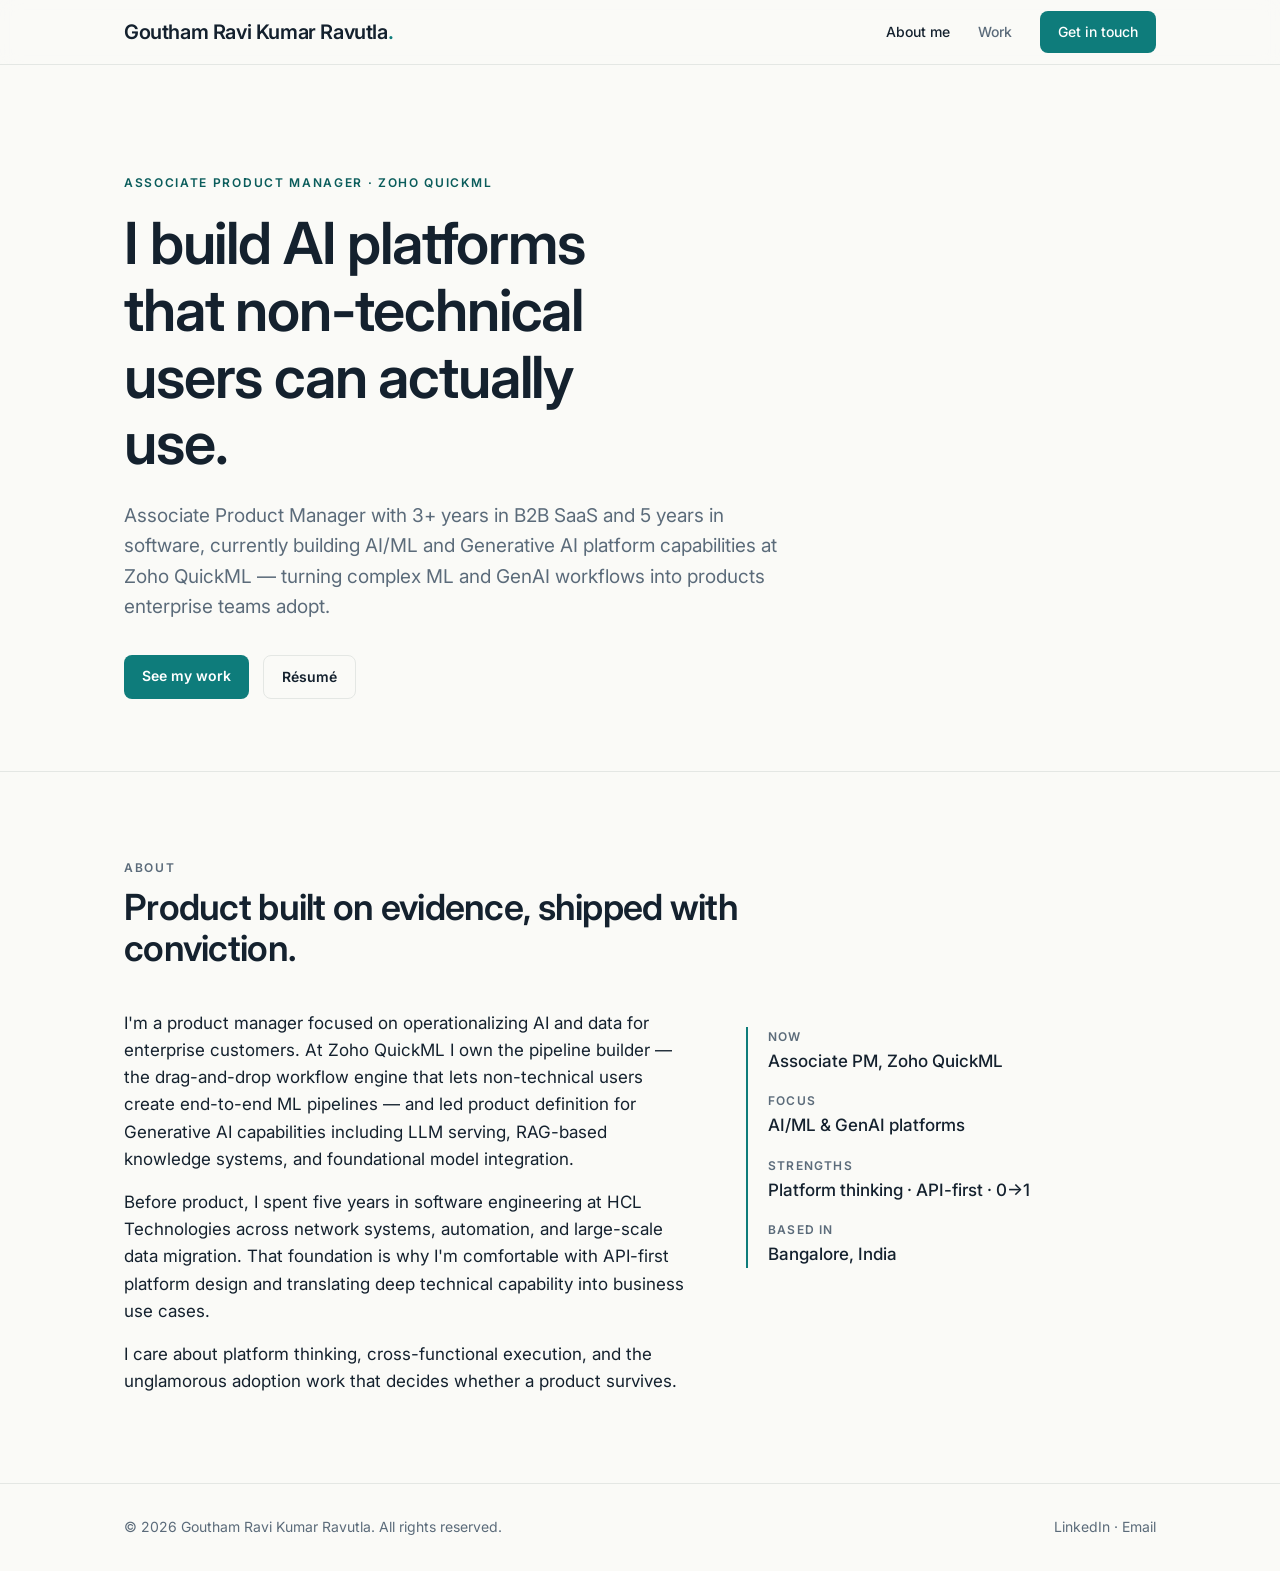
<file: index.html>
<!DOCTYPE html>
<html lang="en">
<head>
<meta charset="UTF-8">
<meta name="viewport" content="width=device-width,initial-scale=1">
<title>Goutham Ravi Kumar Ravutla · Product Manager</title>
<meta name="description" content="Associate Product Manager at Zoho QuickML building AI/ML and GenAI platform capabilities for enterprise users. Portfolio, projects, and writing.">
<link rel="canonical" href="https://rgrk-ctrl.github.io/gouthamravikumarravutla/">
<link rel="icon" type="image/png" href="favicon.png">
<link rel="apple-touch-icon" href="apple-touch-icon.png">
<meta property="og:type" content="website">
<meta property="og:site_name" content="Goutham Ravi Kumar Ravutla">
<meta property="og:title" content="Goutham Ravi Kumar Ravutla — Product Manager">
<meta property="og:description" content="Associate Product Manager at Zoho QuickML building AI/ML and GenAI platform capabilities for enterprise users. Portfolio, projects, and writing.">
<meta property="og:url" content="https://rgrk-ctrl.github.io/gouthamravikumarravutla/">
<meta property="og:image" content="https://rgrk-ctrl.github.io/gouthamravikumarravutla/og-image.png">
<meta property="og:image:width" content="1200">
<meta property="og:image:height" content="630">
<meta name="twitter:card" content="summary_large_image">
<meta name="twitter:title" content="Goutham Ravi Kumar Ravutla — Product Manager">
<meta name="twitter:description" content="Associate Product Manager at Zoho QuickML building AI/ML and GenAI platform capabilities for enterprise users. Portfolio, projects, and writing.">
<meta name="twitter:image" content="https://rgrk-ctrl.github.io/gouthamravikumarravutla/og-image.png">
<link rel="preconnect" href="https://fonts.googleapis.com">
<link rel="preconnect" href="https://fonts.gstatic.com" crossorigin>
<link href="https://fonts.googleapis.com/css2?family=Inter:wght@400;500;600;700&display=swap" rel="stylesheet">
<link rel="stylesheet" href="styles.css">
</head>
<body>

<nav class="nav">
  <div class="wrap">
    <a href="index.html" class="brand">Goutham Ravi Kumar Ravutla<span>.</span></a>
    <button class="menu-toggle" aria-label="Menu" aria-expanded="false">&#9776;</button>
    <div class="navlinks" id="nav">
      <a href="index.html" class="subnav-active">About me</a>
      <a href="work.html">Work</a>
      <a href="contact.html" class="btn">Get in touch</a>
    </div>
  </div>
</nav>

<header class="hero" id="top">
  <div class="wrap">
    <p class="eyebrow" id="h-role">&nbsp;</p>
    <h1 id="h-headline">&nbsp;</h1>
    <p class="lede" id="h-lede"></p>
    <div class="cta-row">
      <a href="work.html" class="btn">See my work</a>
      <a id="h-resume" class="btn ghost" target="_blank" rel="noopener">Résumé</a>
    </div>
  </div>
</header>

<section id="about">
  <div class="wrap">
    <div class="section-head">
      <p class="eyebrow">About</p>
      <h2 id="a-heading">&nbsp;</h2>
    </div>
    <div class="about-grid">
      <div id="a-paras"></div>
      <dl class="facts" id="a-facts"></dl>
    </div>
  </div>
</section>

<footer>
  <div class="wrap">
    <span>&copy; <span id="year"></span> Goutham Ravi Kumar Ravutla. All rights reserved.</span>
    <span><a id="f-linkedin" target="_blank" rel="noopener">LinkedIn</a> &middot; <a id="f-email">Email</a></span>
  </div>
</footer>

<script src="script.js"></script>
<script>
fetch('data.json?' + Date.now()).then(r => r.json()).then(d => {
  const p = d.profile || {}, a = d.about || {};
  document.getElementById('h-role').textContent = p.role || '';
  document.getElementById('h-headline').textContent = p.headline || '';
  document.getElementById('h-lede').textContent = p.lede || '';
  const rz = document.getElementById('h-resume'); rz.href = p.resumeUrl || '#';
  document.getElementById('a-heading').textContent = a.heading || '';
  document.getElementById('a-paras').innerHTML = (a.paragraphs || []).map(t => `<p>${t}</p>`).join('');
  document.getElementById('a-facts').innerHTML = (a.facts || []).map(f => `<dt>${f.label}</dt><dd>${f.value}</dd>`).join('');
  const li = document.getElementById('f-linkedin'); li.href = p.linkedin || '#';
  const em = document.getElementById('f-email'); em.href = 'mailto:' + (p.email || '');
}).catch(()=>{});
</script>
</body>
</html>
</file>
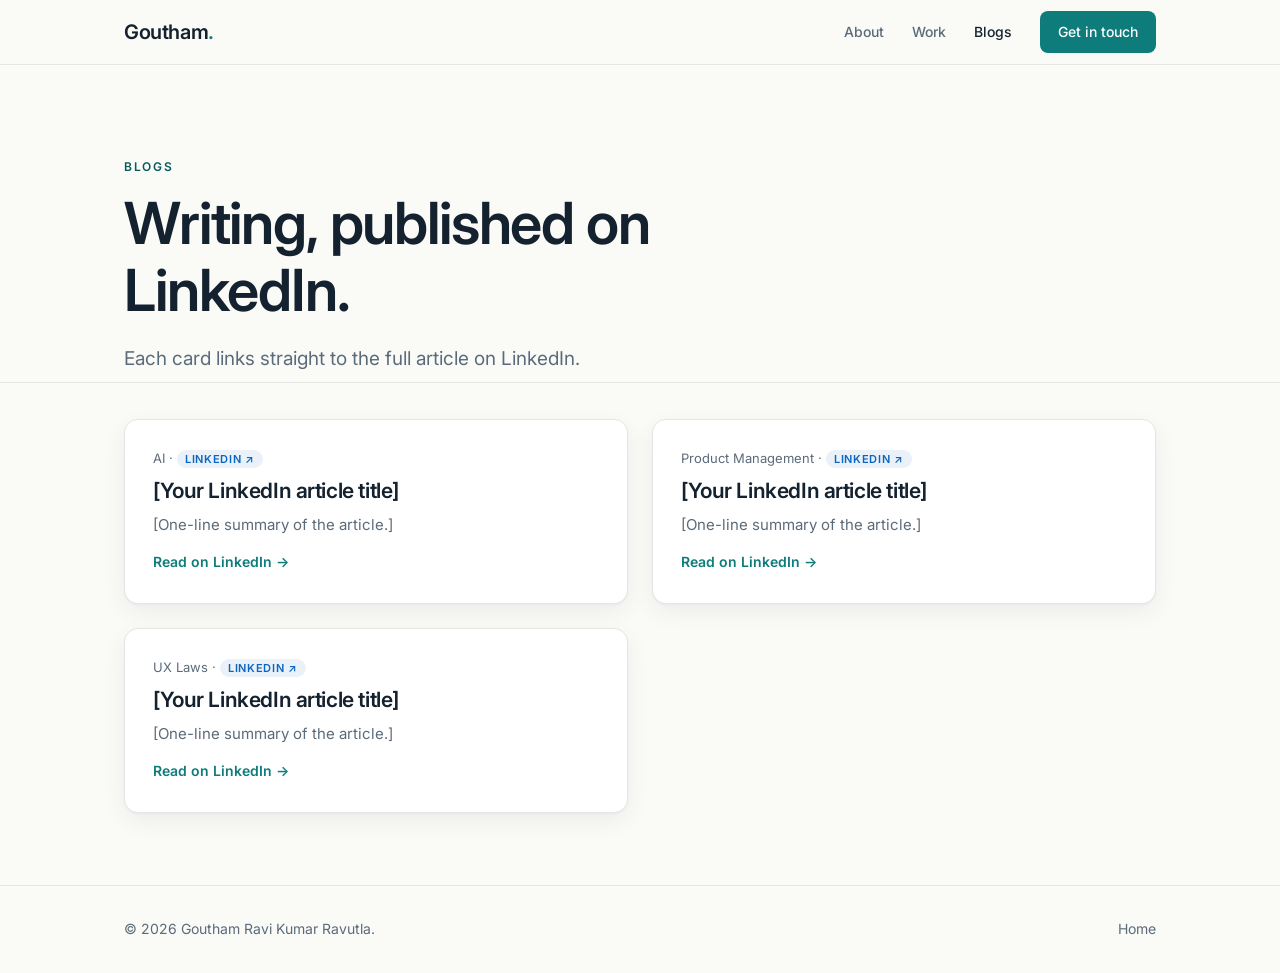
<file: blogs.html>
<!DOCTYPE html>
<html lang="en">
<head>
<meta charset="UTF-8">
<meta name="viewport" content="width=device-width,initial-scale=1">
<title>Blogs · Goutham Ravi Kumar Ravutla</title>
<meta name="description" content="Product writing — articles published on LinkedIn.">
<link rel="preconnect" href="https://fonts.googleapis.com">
<link rel="preconnect" href="https://fonts.gstatic.com" crossorigin>
<link href="https://fonts.googleapis.com/css2?family=Fraunces:opsz,wght@9..144,400;9..144,500;9..144,600&family=Inter:wght@400;500;600&display=swap" rel="stylesheet">
<link rel="stylesheet" href="styles.css">
</head>
<body>

<nav class="nav">
  <div class="wrap">
    <a href="index.html" class="brand">Goutham<span>.</span></a>
    <button class="menu-toggle" aria-label="Menu" aria-expanded="false">&#9776;</button>
    <div class="navlinks" id="nav">
      <a href="index.html">About</a>
      <a href="work.html">Work</a>
      <a href="blogs.html" class="subnav-active">Blogs</a>
      <a href="contact.html" class="btn">Get in touch</a>
    </div>
  </div>
</nav>

<header class="page-head">
  <div class="wrap">
    <p class="eyebrow">Blogs</p>
    <h1>Writing, published on LinkedIn.</h1>
    <p class="lede">Each card links straight to the full article on LinkedIn.</p>
  </div>
</header>

<section style="padding-top:36px">
  <div class="wrap">
    <div class="posts" id="posts"></div>
  </div>
</section>

<footer>
  <div class="wrap">
    <span>&copy; <span id="year"></span> Goutham Ravi Kumar Ravutla.</span>
    <span><a href="index.html">Home</a></span>
  </div>
</footer>

<script src="script.js"></script>
<script>
/* =========================================================
   BLOGS DATA  —  the only thing you edit.

   TO ADD A LINKEDIN BLOG: copy the block below, paste it at the
   top of the list, and fill in the four fields. Newest first.

     {
       title: "Your article title",
       url:   "https://www.linkedin.com/pulse/your-article-slug",
       tag:   "Product Management",
       blurb: "One or two lines summarising the article."
     },
   ========================================================= */
const BLOGS = [
  {
    title: "[Your LinkedIn article title]",
    url:   "[LINKEDIN_ARTICLE_URL_1]",
    tag:   "AI",
    blurb: "[One-line summary of the article.]"
  },
  {
    title: "[Your LinkedIn article title]",
    url:   "[LINKEDIN_ARTICLE_URL_2]",
    tag:   "Product Management",
    blurb: "[One-line summary of the article.]"
  },
  {
    title: "[Your LinkedIn article title]",
    url:   "[LINKEDIN_ARTICLE_URL_3]",
    tag:   "UX Laws",
    blurb: "[One-line summary of the article.]"
  }
];
/* ========================================================= */

document.getElementById('posts').innerHTML = BLOGS.map(b => `
  <a class="post-card" href="${b.url}" target="_blank" rel="noopener">
    <div class="meta">${b.tag} &middot; <span class="src linkedin">LinkedIn &#8599;</span></div>
    <h3>${b.title}</h3>
    <p>${b.blurb}</p>
    <span class="readmore">Read on LinkedIn &rarr;</span>
  </a>`).join('');
</script>
</body>
</html>
</file>
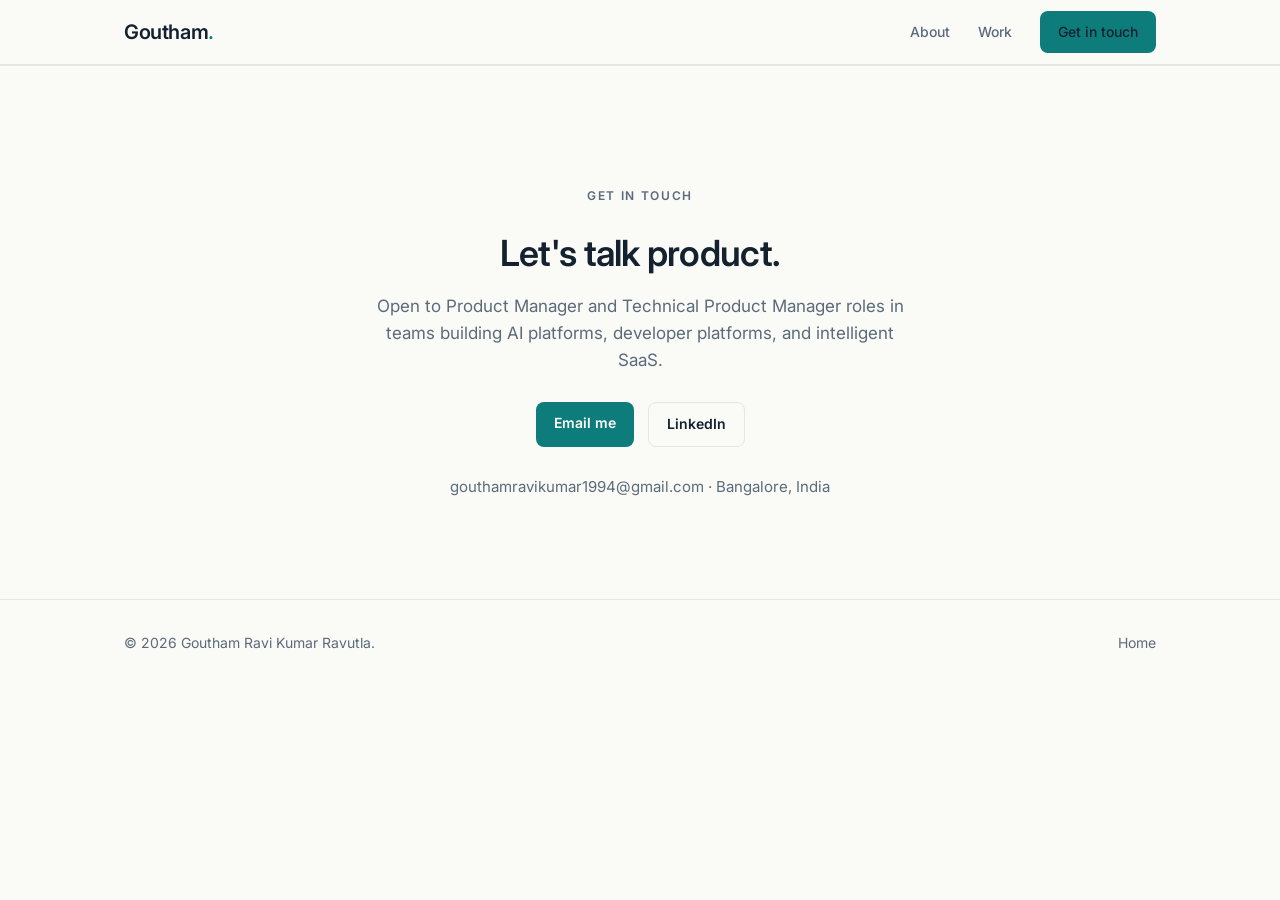
<file: contact.html>
<!DOCTYPE html>
<html lang="en">
<head>
<meta charset="UTF-8">
<meta name="viewport" content="width=device-width,initial-scale=1">
<title>Get in touch · Goutham Ravi Kumar Ravutla</title>
<meta name="description" content="Contact Goutham Ravi Kumar Ravutla — Product Manager focused on AI and data platforms.">
<link rel="canonical" href="https://rgrk-ctrl.github.io/gouthamravikumarravutla/contact.html">
<link rel="icon" type="image/png" href="favicon.png">
<link rel="apple-touch-icon" href="apple-touch-icon.png">
<meta property="og:type" content="website">
<meta property="og:site_name" content="Goutham Ravi Kumar Ravutla">
<meta property="og:title" content="Get in touch — Goutham Ravi Kumar Ravutla">
<meta property="og:description" content="Contact Goutham Ravi Kumar Ravutla — Product Manager focused on AI and data platforms.">
<meta property="og:url" content="https://rgrk-ctrl.github.io/gouthamravikumarravutla/contact.html">
<meta property="og:image" content="https://rgrk-ctrl.github.io/gouthamravikumarravutla/og-image.png">
<meta property="og:image:width" content="1200">
<meta property="og:image:height" content="630">
<meta name="twitter:card" content="summary_large_image">
<meta name="twitter:title" content="Get in touch — Goutham Ravi Kumar Ravutla">
<meta name="twitter:description" content="Contact Goutham Ravi Kumar Ravutla — Product Manager focused on AI and data platforms.">
<meta name="twitter:image" content="https://rgrk-ctrl.github.io/gouthamravikumarravutla/og-image.png">
<link rel="preconnect" href="https://fonts.googleapis.com">
<link rel="preconnect" href="https://fonts.gstatic.com" crossorigin>
<link href="https://fonts.googleapis.com/css2?family=Inter:wght@400;500;600;700&display=swap" rel="stylesheet">
<link rel="stylesheet" href="styles.css">
</head>
<body>

<nav class="nav">
  <div class="wrap">
    <a href="index.html" class="brand">Goutham<span>.</span></a>
    <button class="menu-toggle" aria-label="Menu" aria-expanded="false">&#9776;</button>
    <div class="navlinks" id="nav">
      <a href="index.html">About</a>
      <a href="work.html">Work</a>
      <a href="contact.html" class="btn subnav-active">Get in touch</a>
    </div>
  </div>
</nav>

<section class="contact" style="padding-top:120px">
  <div class="wrap">
    <p class="eyebrow">Get in touch</p>
    <h2 id="c-heading">&nbsp;</h2>
    <p id="c-text"></p>
    <div class="cta-row">
      <a id="c-email" class="btn">Email me</a>
      <a id="c-linkedin" class="btn ghost" target="_blank" rel="noopener">LinkedIn</a>
    </div>
    <p class="muted" id="c-foot" style="margin-top:28px;font-size:15px"></p>
  </div>
</section>

<footer>
  <div class="wrap">
    <span>&copy; <span id="year"></span> Goutham Ravi Kumar Ravutla.</span>
    <span><a href="index.html">Home</a></span>
  </div>
</footer>

<script src="script.js"></script>
<script>
fetch('data.json?' + Date.now()).then(r => r.json()).then(d => {
  const p = d.profile || {}, c = d.contact || {};
  document.getElementById('c-heading').textContent = c.heading || '';
  document.getElementById('c-text').textContent = c.text || '';
  document.getElementById('c-email').href = 'mailto:' + (p.email || '');
  document.getElementById('c-linkedin').href = p.linkedin || '#';
  document.getElementById('c-foot').textContent = [p.email, p.location].filter(Boolean).join(' · ');
}).catch(()=>{});
</script>
</body>
</html>
</file>
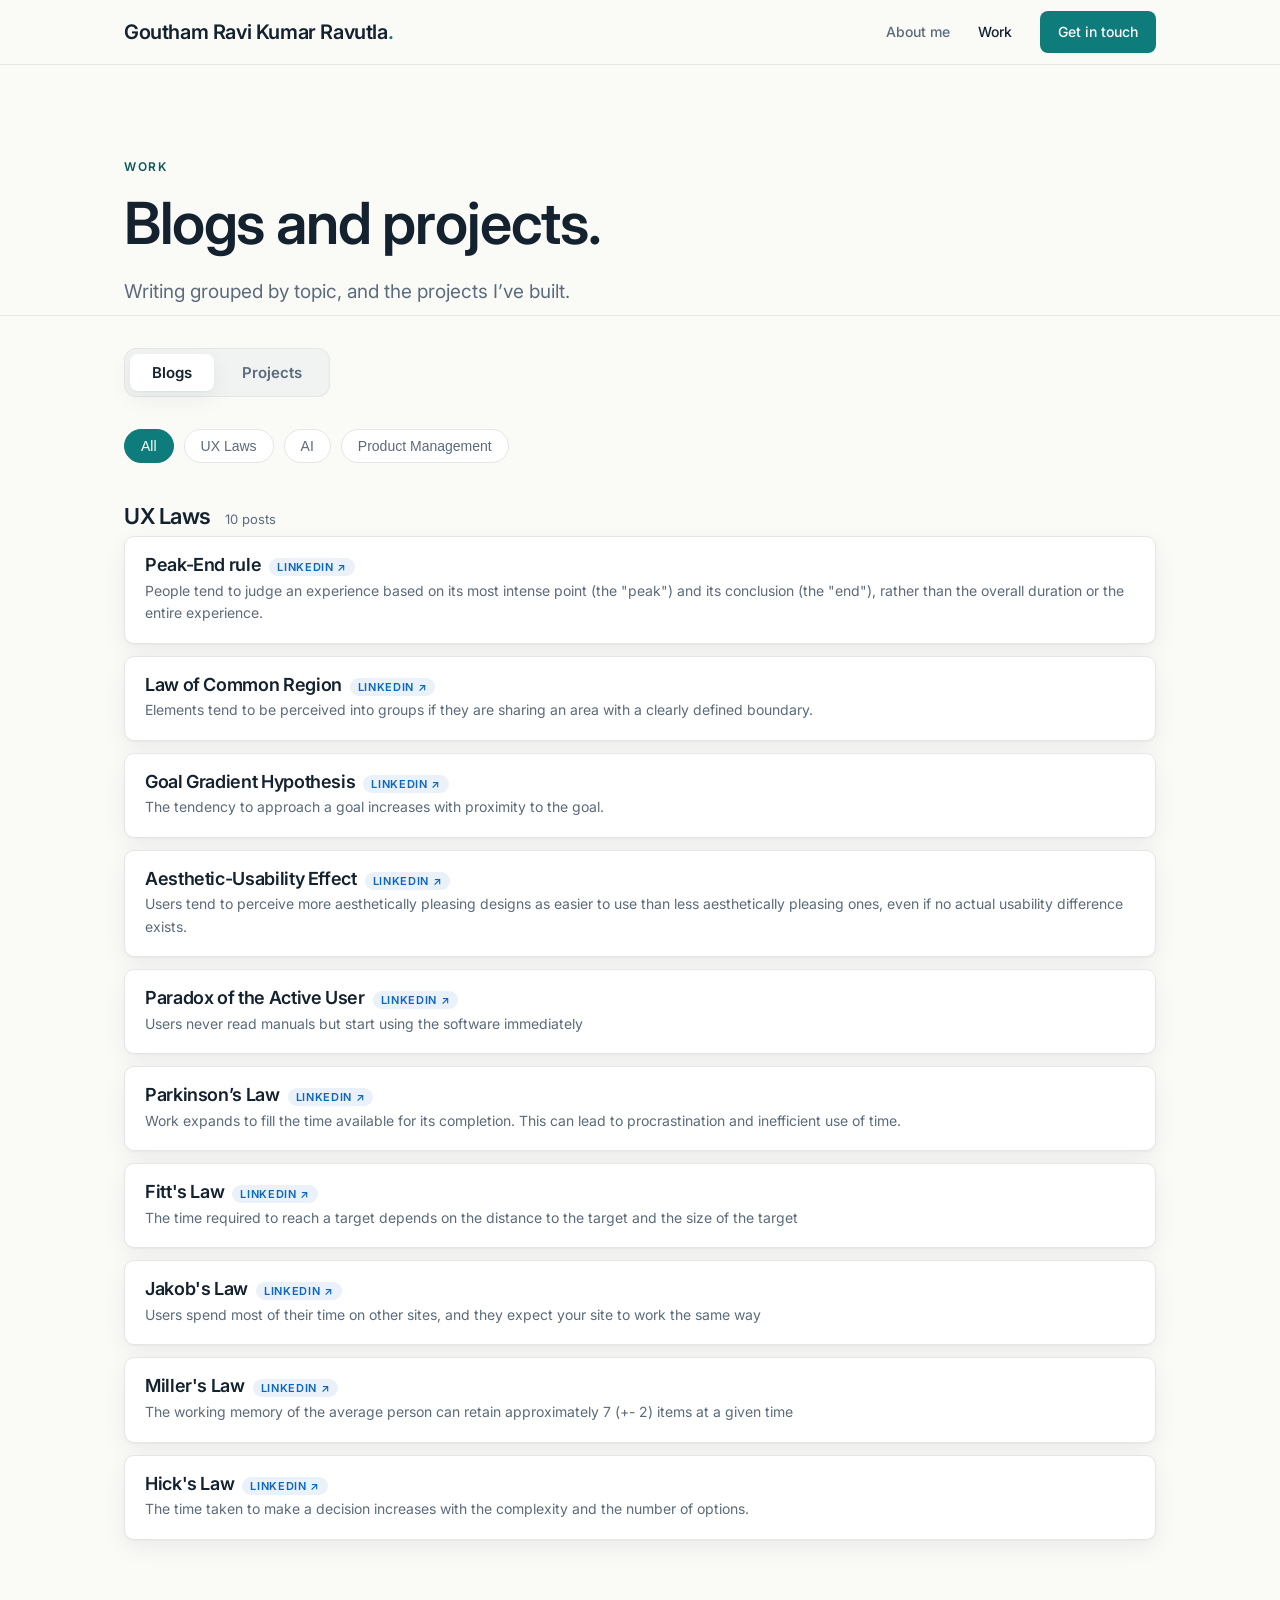
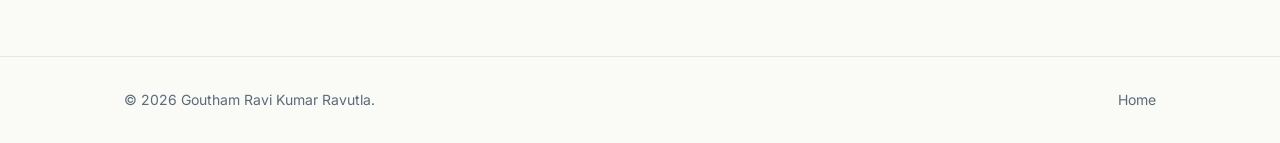
<file: work.html>
<!DOCTYPE html>
<html lang="en">
<head>
<meta charset="UTF-8">
<meta name="viewport" content="width=device-width,initial-scale=1">
<title>Work · Goutham Ravi Kumar Ravutla</title>
<meta name="description" content="Product work by Goutham Ravi Kumar Ravutla: blogs grouped by topic and projects across AI, product management, and UX.">
<link rel="canonical" href="https://rgrk-ctrl.github.io/gouthamravikumarravutla/work.html">
<link rel="icon" type="image/png" href="favicon.png">
<link rel="apple-touch-icon" href="apple-touch-icon.png">
<meta property="og:type" content="website">
<meta property="og:site_name" content="Goutham Ravi Kumar Ravutla">
<meta property="og:title" content="Work — Goutham Ravi Kumar Ravutla">
<meta property="og:description" content="Product work by Goutham Ravi Kumar Ravutla: blogs grouped by topic and projects across AI, product management, and UX.">
<meta property="og:url" content="https://rgrk-ctrl.github.io/gouthamravikumarravutla/work.html">
<meta property="og:image" content="https://rgrk-ctrl.github.io/gouthamravikumarravutla/og-image.png">
<meta property="og:image:width" content="1200">
<meta property="og:image:height" content="630">
<meta name="twitter:card" content="summary_large_image">
<meta name="twitter:title" content="Work — Goutham Ravi Kumar Ravutla">
<meta name="twitter:description" content="Product work by Goutham Ravi Kumar Ravutla: blogs grouped by topic and projects across AI, product management, and UX.">
<meta name="twitter:image" content="https://rgrk-ctrl.github.io/gouthamravikumarravutla/og-image.png">
<link rel="preconnect" href="https://fonts.googleapis.com">
<link rel="preconnect" href="https://fonts.gstatic.com" crossorigin>
<link href="https://fonts.googleapis.com/css2?family=Inter:wght@400;500;600;700&display=swap" rel="stylesheet">
<link rel="stylesheet" href="styles.css">
</head>
<body>

<nav class="nav">
  <div class="wrap">
    <a href="index.html" class="brand">Goutham Ravi Kumar Ravutla<span>.</span></a>
    <button class="menu-toggle" aria-label="Menu" aria-expanded="false">&#9776;</button>
    <div class="navlinks" id="nav">
      <a href="index.html">About me</a>
      <a href="work.html" class="subnav-active">Work</a>
      <a href="contact.html" class="btn">Get in touch</a>
    </div>
  </div>
</nav>

<header class="page-head">
  <div class="wrap">
    <p class="eyebrow">Work</p>
    <h1>Blogs and projects.</h1>
    <p class="lede">Writing grouped by topic, and the projects I&rsquo;ve built.</p>
  </div>
</header>

<section style="padding-top:32px">
  <div class="wrap">
    <div class="tabs" id="tabs">
      <button class="tab active" data-tab="blogs">Blogs</button>
      <button class="tab" data-tab="projects">Projects</button>
    </div>
    <div class="tabpanel active" id="panel-blogs">
      <div class="filters" id="blog-filters"></div>
      <div id="blog-groups"><p class="empty">Loading&hellip;</p></div>
    </div>
    <div class="tabpanel" id="panel-projects">
      <div class="filters" id="proj-filters"></div>
      <div id="proj-list"></div>
    </div>
  </div>
</section>

<footer>
  <div class="wrap">
    <span>&copy; <span id="year"></span> Goutham Ravi Kumar Ravutla.</span>
    <span><a href="index.html">Home</a></span>
  </div>
</footer>

<script src="script.js"></script>
<script>
/* Content is loaded from data.json — do not hand-edit here.
   Add entries with your local admin form (admin.html). */
let DATA = { blogTopics:[], blogs:[], projects:[] };
function srcBadge(src){
  const s = src || 'Link';
  const k = s.toLowerCase();
  const cls = k.includes('linkedin') ? 'linkedin'
    : k.includes('medium') ? 'medium'
    : k.includes('substack') ? 'substack'
    : k.includes('dev.to')||k.includes('devto') ? 'devto'
    : k.includes('youtube') ? 'youtube' : 'generic';
  const safe = s.replace(/&/g,'&amp;').replace(/</g,'&lt;').replace(/>/g,'&gt;');
  return `<span class="src ${cls}">${safe} &#8599;</span>`;
}

document.querySelectorAll('.tab').forEach(t => t.onclick = () => {
  document.querySelectorAll('.tab').forEach(x => x.classList.remove('active'));
  document.querySelectorAll('.tabpanel').forEach(x => x.classList.remove('active'));
  t.classList.add('active');
  document.getElementById('panel-' + t.dataset.tab).classList.add('active');
});

const bf = document.getElementById('blog-filters');
const bg = document.getElementById('blog-groups');
let blogActive = "all";
function renderBlogs(){
  const chips = [{id:"all",name:"All"}, ...DATA.blogTopics];
  bf.innerHTML = chips.map(c => `<button class="chip ${c.id===blogActive?'active':''}" data-id="${c.id}">${c.name}</button>`).join('');
  bf.querySelectorAll('.chip').forEach(b => b.onclick = () => { blogActive=b.dataset.id; renderBlogs(); });
  const topics = DATA.blogTopics.filter(t => blogActive==="all" || t.id===blogActive);
  let html = "";
  topics.forEach(t => {
    const items = DATA.blogs.filter(x => x.topic===t.id);
    if(!items.length) return;
    html += `<div class="pillar"><div class="pillar-head"><h2>${t.name}</h2><span class="count">${items.length} post${items.length!==1?'s':''}</span></div><div class="link-list">`;
    items.forEach(x => {
      html += `<a class="link-item" href="${x.url}" target="_blank" rel="noopener"><span class="li-main"><h3>${x.title} <span>${srcBadge(x.source)}</span></h3><p>${x.blurb}</p></span></a>`;
    });
    html += `</div></div>`;
  });
  bg.innerHTML = html || `<p class="empty">No posts yet.</p>`;
}

const pf = document.getElementById('proj-filters');
const pl = document.getElementById('proj-list');
let projActive = "all";
function renderProjects(){
  const chips = [{name:"All"}, ...DATA.projects.map(p => ({name:p.name}))];
  pf.innerHTML = chips.map(c => {
    const val = c.name==='All'?'all':c.name;
    return `<button class="chip ${val===projActive?'active':''}" data-name="${val}">${c.name}</button>`;
  }).join('');
  pf.querySelectorAll('.chip').forEach(b => b.onclick = () => { projActive=b.dataset.name; renderProjects(); });
  const items = DATA.projects.filter(p => projActive==="all" || p.name===projActive);
  pl.innerHTML = items.map(p => {
    const badge = p.link ? `<span class="src ${p.link.toLowerCase()==='linkedin'?'linkedin':'onsite'}">${p.link}${p.external?' &#8599;':''}</span>` : '';
    const nameTag = p.url ? `<a href="${p.url}"${p.external?' target="_blank" rel="noopener"':''} style="color:inherit">${p.name} ${badge}</a>` : `${p.name} ${badge}`;
    let arts = "";
    if(p.articles && p.articles.length){
      arts = `<h4 style="font-size:12px;letter-spacing:.1em;text-transform:uppercase;color:var(--muted);font-weight:600;margin:18px 0 10px">Related articles</h4><div class="link-list">` +
        p.articles.map(a => `<a class="link-item" href="${a.url}" target="_blank" rel="noopener"><span class="li-main"><h3>${a.title} <span>${srcBadge(a.source)}</span></h3><p>${a.blurb}</p></span></a>`).join('') + `</div>`;
    }
    return `<div class="pillar"><div class="pillar-head"><h2>${nameTag}</h2><span class="count">${p.year} &middot; ${p.type}</span></div><p class="desc">${p.blurb}</p>${arts}</div>`;
  }).join('');
}

fetch('data.json?' + Date.now())
  .then(r => r.json())
  .then(d => { DATA = d; renderBlogs(); renderProjects(); })
  .catch(() => { bg.innerHTML = `<p class="empty">Couldn&rsquo;t load content. (This works once the site is live on GitHub Pages.)</p>`; });
</script>
</body>
</html>
</file>
<file: styles.css>
:root{
  --ink:#14212E;
  --paper:#FAFAF7;
  --muted:#5B6B7A;
  --line:#E4E7E4;
  --accent:#0E7C7B;
  --accent-ink:#0A5C5B;
  --card:#FFFFFF;
  --shadow:0 1px 2px rgba(20,33,46,.04),0 8px 24px rgba(20,33,46,.06);
  --wrap:1080px;
}
*{box-sizing:border-box}
/* ===== TYPE SCALE (one typeface: Inter, across the whole platform) =====
   Font: Inter everywhere — headings, body, brand, labels, buttons, admin.
   Hierarchy comes from SIZE + WEIGHT only, never a different typeface.
   Weights: headings 600 · labels/eyebrows 600 · body 400 · nav/meta 500
   Sizes:   H1 clamp(38-58) · H2 clamp(26-36) · sub 22 · card 18 · body 17 · lede 19
   ======================================================================= */
html{scroll-behavior:smooth}
body{
  margin:0;background:var(--paper);color:var(--ink);
  font-family:"Inter",system-ui,-apple-system,sans-serif;
  font-size:17px;line-height:1.6;-webkit-font-smoothing:antialiased;
}
h1,h2,h3{font-family:"Inter",system-ui,-apple-system,sans-serif;font-weight:600;line-height:1.15;letter-spacing:-.02em;margin:0}
a{color:inherit;text-decoration:none}
img{max-width:100%}
.wrap{max-width:var(--wrap);margin:0 auto;padding:0 24px}
.eyebrow{font-size:12px;letter-spacing:.14em;text-transform:uppercase;color:var(--accent-ink);font-weight:600;font-family:"Inter",sans-serif}
.accent{color:var(--accent)}
.muted{color:var(--muted)}

/* nav */
.nav{position:sticky;top:0;z-index:50;background:rgba(250,250,247,.85);backdrop-filter:blur(10px);border-bottom:1px solid var(--line)}
.nav .wrap{display:flex;align-items:center;justify-content:space-between;height:64px}
.brand{font-family:"Inter",system-ui,-apple-system,sans-serif;font-size:20px;font-weight:600;letter-spacing:-.02em}
.brand span{color:var(--accent)}
.navlinks{display:flex;gap:28px;align-items:center}
.navlinks a{font-size:14px;color:var(--muted);font-weight:500;transition:color .2s}
.navlinks a:hover{color:var(--ink)}
.navlinks .btn{color:#fff}
.btn{display:inline-block;background:var(--accent);color:#fff;padding:10px 18px;border-radius:8px;font-size:14px;font-weight:600;transition:background .2s,transform .2s}
.btn:hover{background:var(--accent-ink);transform:translateY(-1px)}
.btn.ghost{background:transparent;color:var(--ink);border:1px solid var(--line)}
.btn.ghost:hover{background:#fff;border-color:var(--accent)}
.menu-toggle{display:none;background:none;border:0;font-size:24px;cursor:pointer;color:var(--ink)}

/* hero */
.hero{padding:96px 0 72px}
.hero .eyebrow{margin-bottom:18px}
.hero h1{font-size:clamp(38px,5.2vw,58px);max-width:15ch}
.hero p.lede{font-size:19px;color:var(--muted);max-width:56ch;margin:24px 0 32px}
.hero .cta-row{display:flex;gap:14px;flex-wrap:wrap}

/* sections */
section{padding:72px 0;border-top:1px solid var(--line)}
.section-head{margin-bottom:40px;max-width:60ch}
.section-head h2{font-size:clamp(26px,3.6vw,36px);margin-top:10px}
.section-head p{color:var(--muted);margin:14px 0 0}

/* about */
.about-grid{display:grid;grid-template-columns:1.4fr 1fr;gap:48px;align-items:start}
.about-grid p{margin:0 0 16px}
.facts{border-left:2px solid var(--accent);padding-left:20px}
.facts dt{font-size:12px;letter-spacing:.1em;text-transform:uppercase;color:var(--muted);font-weight:600;margin-top:16px}
.facts dt:first-child{margin-top:0}
.facts dd{margin:2px 0 0;font-weight:500}

/* skills */
.skill-grid{display:grid;grid-template-columns:repeat(3,1fr);gap:20px}
.skill-card{background:var(--card);border:1px solid var(--line);border-radius:12px;padding:24px;box-shadow:var(--shadow)}
.skill-card h3{font-size:19px;margin-bottom:12px}
.tag-row{display:flex;flex-wrap:wrap;gap:8px}
.tag{font-size:13px;background:#F0F3F2;color:var(--accent-ink);padding:5px 11px;border-radius:20px;font-weight:500}

/* case studies */
.cases{display:grid;gap:24px}
.case{background:var(--card);border:1px solid var(--line);border-radius:14px;padding:32px;box-shadow:var(--shadow);display:grid;grid-template-columns:1fr 300px;gap:32px;align-items:center}
.case .num{font-family:"Inter",system-ui,-apple-system,sans-serif;font-size:14px;color:var(--accent);font-weight:600}
.case h3{font-size:24px;margin:8px 0 12px}
.case p{color:var(--muted);margin:0 0 16px}
.case .metrics{display:flex;gap:28px}
.metric .n{font-family:"Inter",system-ui,-apple-system,sans-serif;font-size:32px;color:var(--ink);display:block;line-height:1}
.metric .l{font-size:13px;color:var(--muted)}
.case .aside{border-left:1px solid var(--line);padding-left:28px}
.case .aside h4{font-size:12px;letter-spacing:.1em;text-transform:uppercase;color:var(--muted);margin:0 0 8px;font-weight:600;font-family:"Inter",sans-serif}
.case .aside ul{margin:0;padding-left:18px;font-size:15px}
.case .aside li{margin-bottom:6px}

/* blog */
.posts{display:grid;grid-template-columns:repeat(2,1fr);gap:24px}
.post-card{background:var(--card);border:1px solid var(--line);border-radius:14px;padding:28px;box-shadow:var(--shadow);transition:transform .2s,border-color .2s;display:block}
.post-card:hover{transform:translateY(-3px);border-color:var(--accent)}
.post-card .meta{font-size:13px;color:var(--muted);margin-bottom:10px}
.post-card h3{font-size:21px;margin-bottom:10px}
.post-card p{color:var(--muted);margin:0;font-size:15px}
.readmore{color:var(--accent);font-weight:600;font-size:14px;margin-top:14px;display:inline-block}

/* contact */
.contact{text-align:center}
.contact h2{font-size:clamp(26px,3.6vw,36px);max-width:20ch;margin:0 auto 18px}
.contact p{color:var(--muted);max-width:50ch;margin:0 auto 28px}
.contact .cta-row{display:flex;gap:14px;justify-content:center;flex-wrap:wrap}

/* footer */
footer{border-top:1px solid var(--line);padding:32px 0;color:var(--muted);font-size:14px}
footer .wrap{display:flex;justify-content:space-between;flex-wrap:wrap;gap:12px}
footer a{color:var(--muted)}
footer a:hover{color:var(--accent)}

/* article (blog post pages) */
.article{max-width:720px;margin:0 auto;padding:56px 24px 72px}
.article .back{font-size:14px;color:var(--accent);font-weight:600;margin-bottom:28px;display:inline-block}
.article .meta{font-size:14px;color:var(--muted);margin-bottom:12px}
.article h1{font-size:clamp(32px,5vw,48px);margin-bottom:20px;line-height:1.08}
.article h2{font-size:26px;margin:40px 0 12px}
.article p{margin:0 0 18px}
.article ul,.article ol{margin:0 0 18px;padding-left:22px}
.article li{margin-bottom:8px}
.article blockquote{border-left:3px solid var(--accent);margin:24px 0;padding:4px 20px;color:var(--muted);font-style:italic}
.article code{background:#F0F3F2;padding:2px 6px;border-radius:4px;font-size:14px}

/* reveal */
.reveal{opacity:0;transform:translateY(16px);transition:opacity .6s ease,transform .6s ease}
.reveal.in{opacity:1;transform:none}
@media(prefers-reduced-motion:reduce){.reveal{opacity:1;transform:none;transition:none}}

/* responsive */
@media(max-width:860px){
  .about-grid{grid-template-columns:1fr;gap:32px}
  .skill-grid{grid-template-columns:1fr}
  .case{grid-template-columns:1fr;gap:24px}
  .case .aside{border-left:0;border-top:1px solid var(--line);padding-left:0;padding-top:20px}
  .posts{grid-template-columns:1fr}
  .navlinks{position:fixed;inset:64px 0 auto 0;background:var(--paper);flex-direction:column;gap:0;border-bottom:1px solid var(--line);padding:8px 0;display:none}
  .navlinks.open{display:flex}
  .navlinks a{padding:14px 24px;width:100%}
  .navlinks .btn{margin:8px 24px;text-align:center}
  .menu-toggle{display:block}
}

/* ===== writing / topics page ===== */
.filters{display:flex;flex-wrap:wrap;gap:10px;margin-bottom:40px}
.chip{font-size:14px;font-weight:500;padding:8px 16px;border-radius:20px;border:1px solid var(--line);background:#fff;color:var(--muted);cursor:pointer;transition:all .18s}
.chip:hover{border-color:var(--accent);color:var(--ink)}
.chip.active{background:var(--accent);border-color:var(--accent);color:#fff}
.topic-group{margin-bottom:48px}
.topic-group > h2{font-size:24px;margin-bottom:6px}
.topic-group .desc{color:var(--muted);margin:0 0 20px;font-size:15px}
.link-list{display:grid;gap:12px}
.link-item{display:flex;align-items:baseline;justify-content:space-between;gap:16px;background:var(--card);border:1px solid var(--line);border-radius:10px;padding:18px 20px;box-shadow:var(--shadow);transition:transform .18s,border-color .18s}
.link-item:hover{transform:translateX(3px);border-color:var(--accent)}
.link-item .li-main{min-width:0}
.link-item h3{font-size:18px;font-family:"Inter",system-ui,-apple-system,sans-serif;margin:0 0 4px;display:flex;align-items:center;gap:8px;flex-wrap:wrap}
.link-item p{margin:0;color:var(--muted);font-size:14px}
.link-item .li-meta{font-size:13px;color:var(--muted);white-space:nowrap;flex-shrink:0}
.src{font-size:11px;font-weight:600;letter-spacing:.06em;text-transform:uppercase;padding:2px 8px;border-radius:12px}
.src.linkedin{background:#EAF1F8;color:#0A66C2}
.src.onsite{background:#F0F3F2;color:var(--accent-ink)}
.empty{color:var(--muted);padding:24px 0}

/* ===== multipage additions ===== */
.subnav-active{color:var(--ink)!important}
.page-head{padding:80px 0 8px}
.page-head .eyebrow{margin-bottom:14px}
.page-head h1{font-size:clamp(38px,5.2vw,58px);max-width:18ch}
.page-head p.lede{font-size:19px;color:var(--muted);max-width:56ch;margin:20px 0 0}
.pillar{margin:0 0 44px}
.pillar-head{display:flex;align-items:baseline;gap:14px;margin-bottom:6px;flex-wrap:wrap}
.pillar-head h2{font-size:22px;line-height:1.2}
.pillar-head .count{font-size:13px;color:var(--muted)}
.pillar > .desc{color:var(--muted);margin:0 0 20px;max-width:60ch}

/* ===== work hub: tabs ===== */
.tabs{display:flex;gap:6px;background:#F0F3F2;border:1px solid var(--line);border-radius:12px;padding:5px;width:fit-content;margin-bottom:32px}
.tab{border:0;background:transparent;font-family:"Inter",sans-serif;font-size:15px;font-weight:600;color:var(--muted);padding:9px 22px;border-radius:8px;cursor:pointer;transition:all .18s}
.tab:hover{color:var(--ink)}
.tab.active{background:#fff;color:var(--ink);box-shadow:var(--shadow)}
.tabpanel{display:none}
.tabpanel.active{display:block}

/* ===== source badges (platform-agnostic) ===== */
.src.medium{background:#EAEAEA;color:#1A1A1A}
.src.substack{background:#FDE9DD;color:#C8501B}
.src.devto{background:#E9E9EF;color:#0A0A0A}
.src.youtube{background:#FBE3E1;color:#C4302B}
.src.generic{background:#F0F3F2;color:var(--accent-ink)}
</file>
